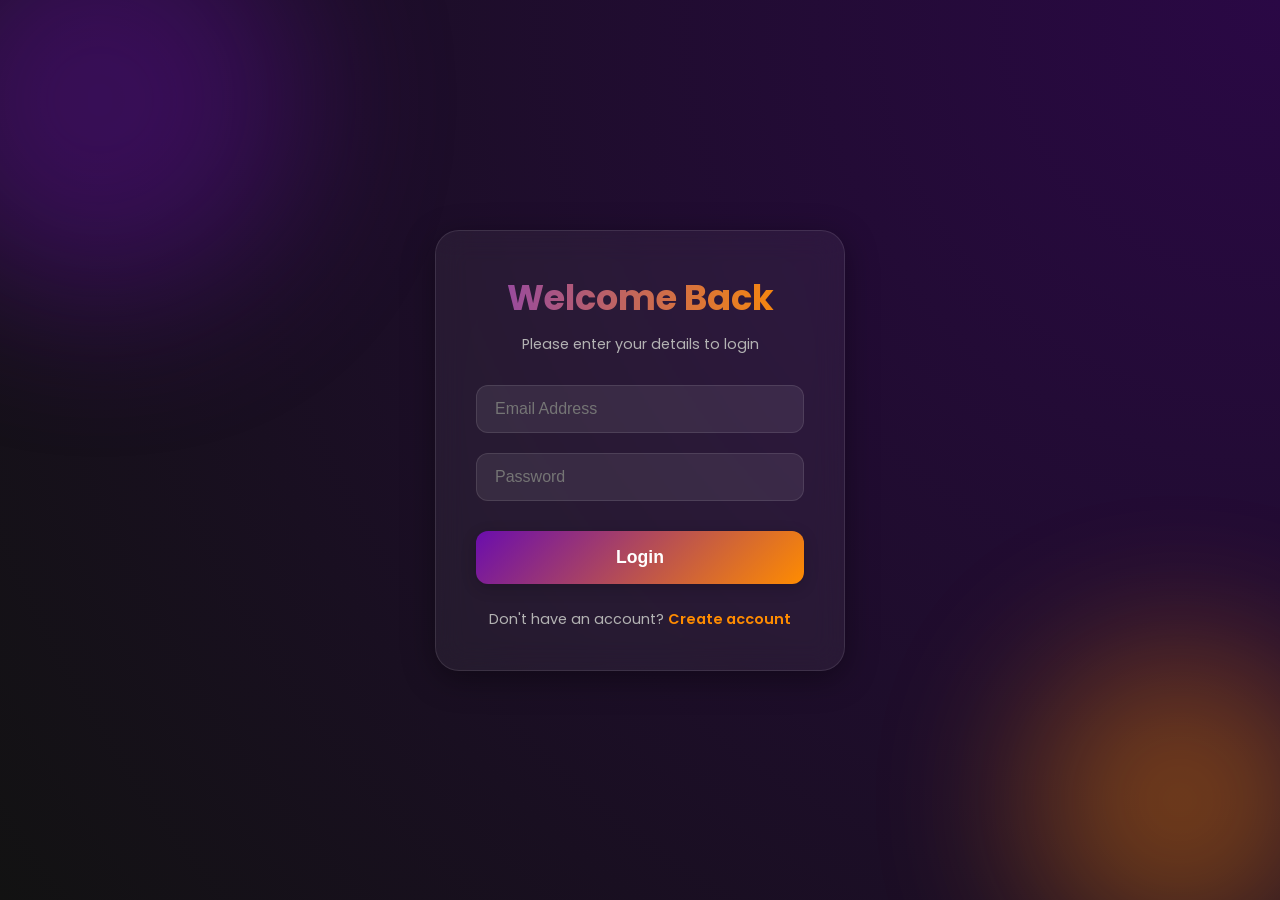
<file: Login_Practice/Login_Forntend/index.html>
<!DOCTYPE html>
<html lang="en">
<head>
    <meta charset="UTF-8">
    <meta name="viewport" content="width=device-width, initial-scale=1.0">
    <title>Login | Modern Task Manager</title>
    <link rel="stylesheet" href="style.css">
</head>
<body>
    <!-- Animated Orbs -->
    <div class="orb orb-1"></div>
    <div class="orb orb-2"></div>

    <div class="container">
        <div class="glass-card">
            <h1 class="title">Welcome Back</h1>
            <p class="subtitle">Please enter your details to login</p>
            
            <form class="form" id="loginForm">
                <div class="input-group">
                    <input type="email" placeholder="Email Address" class="input" required>
                </div>
                <div class="input-group">
                    <input type="password" placeholder="Password" class="input" required>
                </div>
                <button type="submit" class="button">Login</button>
            </form>
            
            <p class="link-text">
                Don't have an account? <a href="register.html" class="link">Create account</a>
            </p>
        </div>
    </div>
    <script src="script.js"></script>
</body>
</html>
</file>
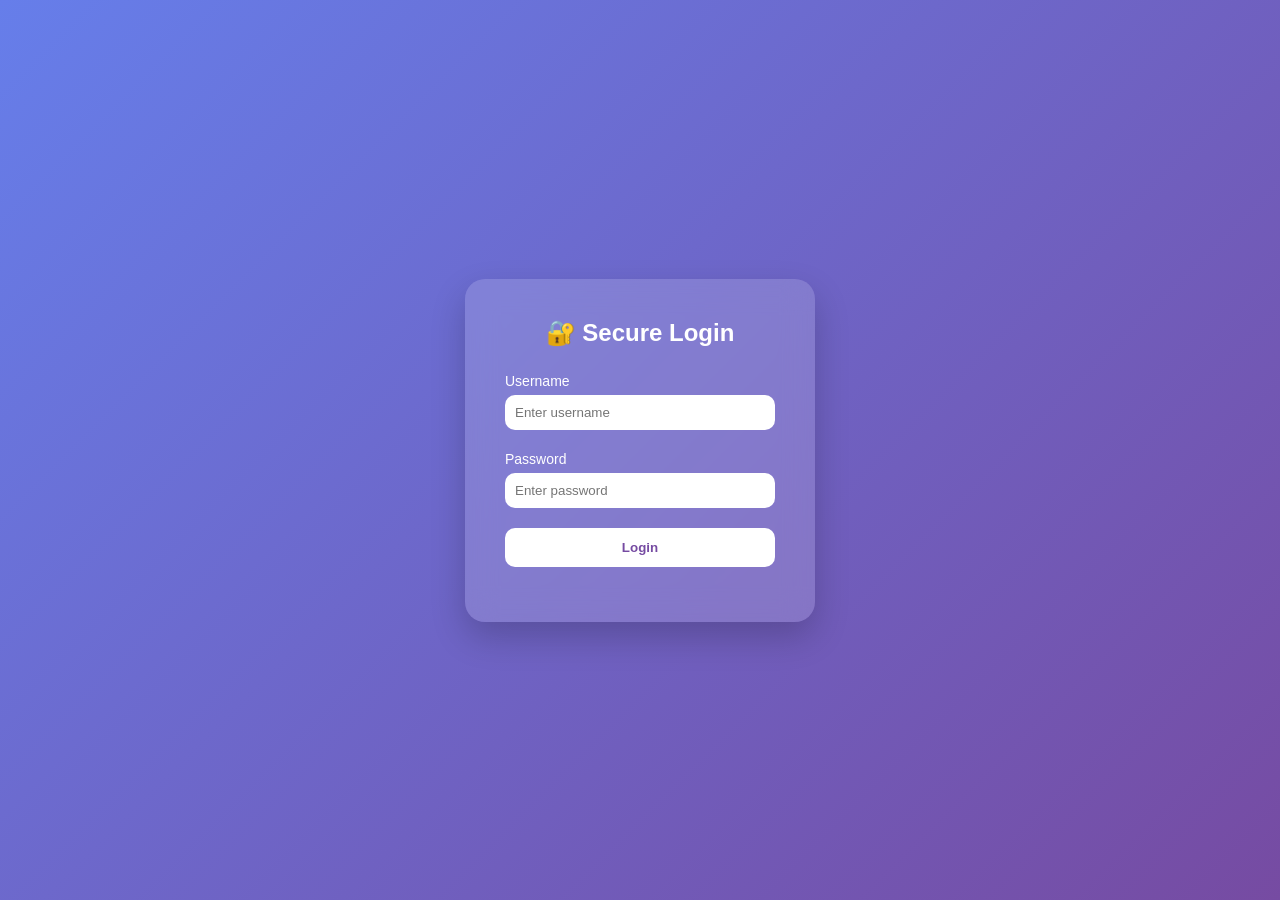
<file: Spring_Security_BCrypt_Pass_Encoder_11/security_UI.html>
<!DOCTYPE html>
<html lang="en">
<head>
<meta charset="UTF-8">
<meta name="viewport" content="width=device-width, initial-scale=1.0">
<title>Secure Login</title>

<style>
* {
    margin: 0;
    padding: 0;
    box-sizing: border-box;
    font-family: 'Segoe UI', sans-serif;
}

body {
    height: 100vh;
    display: flex;
    justify-content: center;
    align-items: center;
    background: linear-gradient(135deg, #667eea, #764ba2);
}

.login-container {
    background: rgba(255, 255, 255, 0.15);
    backdrop-filter: blur(15px);
    padding: 40px;
    width: 350px;
    border-radius: 20px;
    box-shadow: 0 15px 35px rgba(0,0,0,0.2);
    color: white;
    animation: fadeIn 0.8s ease-in-out;
}

.login-container h2 {
    text-align: center;
    margin-bottom: 25px;
}

.input-group {
    margin-bottom: 20px;
}

.input-group label {
    font-size: 14px;
}

.input-group input {
    width: 100%;
    padding: 10px;
    margin-top: 5px;
    border: none;
    outline: none;
    border-radius: 10px;
}

button {
    width: 100%;
    padding: 12px;
    border: none;
    border-radius: 10px;
    background: #ffffff;
    color: #764ba2;
    font-weight: bold;
    cursor: pointer;
    transition: 0.3s ease;
}

button:hover {
    background: #f1f1f1;
    transform: scale(1.03);
}

.message {
    margin-top: 15px;
    text-align: center;
    font-size: 14px;
}

.success {
    color: #00ffcc;
}

.error {
    color: #ff4b5c;
}

@keyframes fadeIn {
    from { opacity: 0; transform: translateY(-20px); }
    to { opacity: 1; transform: translateY(0); }
}
</style>
</head>

<body>

<div class="login-container">
    <h2>🔐 Secure Login</h2>

    <div class="input-group">
        <label>Username</label>
        <input type="text" id="username" placeholder="Enter username">
    </div>

    <div class="input-group">
        <label>Password</label>
        <input type="password" id="password" placeholder="Enter password">
    </div>

    <button onclick="login()">Login</button>

    <div class="message" id="message"></div>
</div>

<script>
async function login() {
    const username = document.getElementById("username").value;
    const password = document.getElementById("password").value;
    const message = document.getElementById("message");

    if (!username || !password) {
        message.innerHTML = "Please fill in all fields";
        message.className = "message error";
        return;
    }

    const basicAuth = btoa(username + ":" + password);

    try {
        const response = await fetch("http://localhost:8080/login", {
            method: "GET",
            headers: {
                "Authorization": "Basic " + basicAuth,
                "Content-Type": "application/json"
            }
        });

        if (response.ok) {
            const data = await response.json();
            message.innerHTML = "Login successful ✅";
            message.className = "message success";
            console.log("Protected Data:", data);
        } else {
            message.innerHTML = "Invalid credentials ❌";
            message.className = "message error";
        }

    } catch (error) {
        message.innerHTML = "Server not reachable ⚠️";
        message.className = "message error";
    }
}
</script>

</body>
</html>
</file>
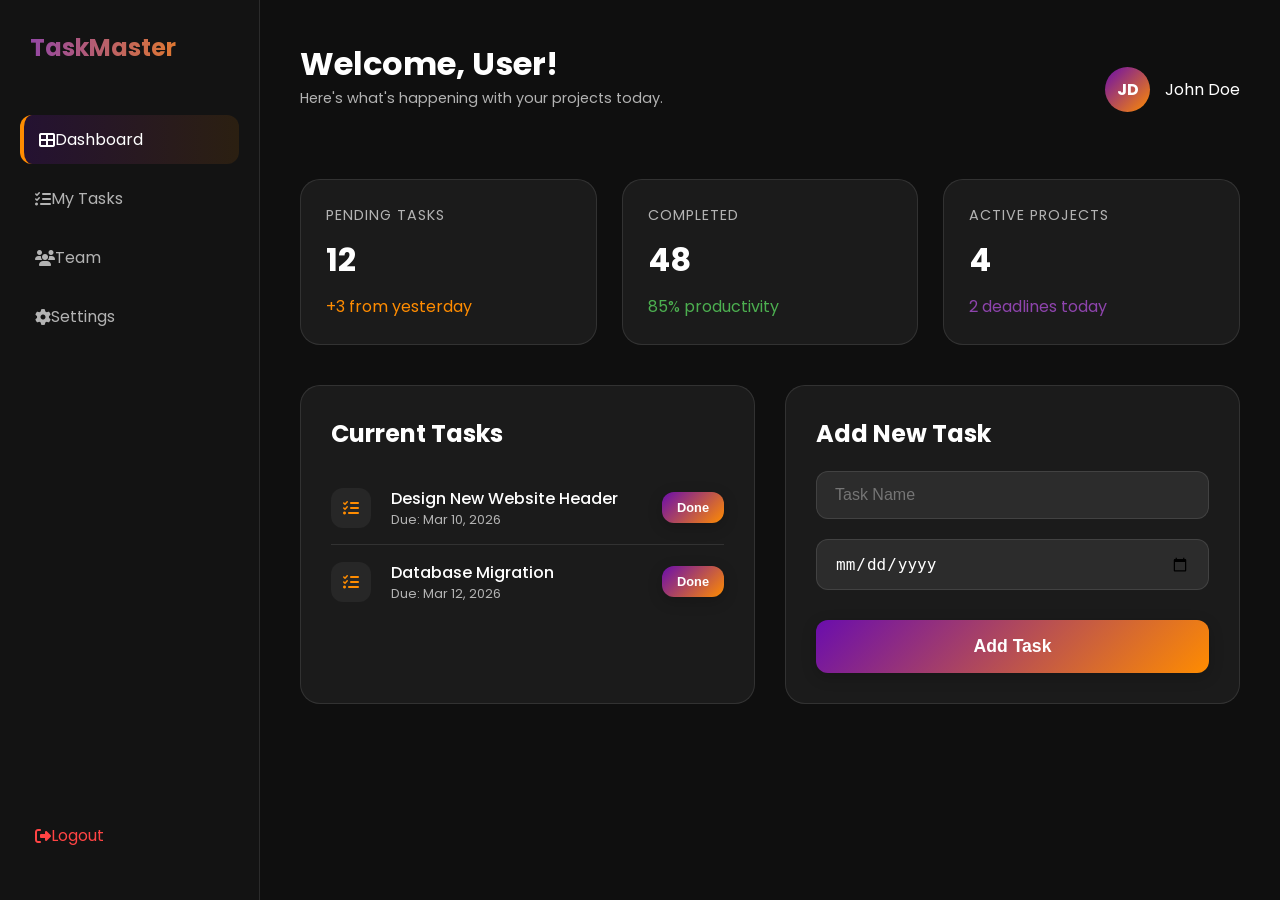
<file: Login_Practice/Login_Forntend/dashboard.html>
<!DOCTYPE html>
<html lang="en">
<head>
    <meta charset="UTF-8">
    <meta name="viewport" content="width=device-width, initial-scale=1.0">
    <title>Dashboard | Modern Task Manager</title>
    <link rel="stylesheet" href="style.css">
    <!-- Font Awesome for icons -->
    <link rel="stylesheet" href="https://cdnjs.cloudflare.com/ajax/libs/font-awesome/6.4.0/css/all.min.css">
</head>
<body class="dashboard-body">
    <div class="dashboard-container">
        <!-- Sidebar -->
        <aside class="sidebar">
            <div class="logo">TaskMaster</div>
            <nav class="nav-menu">
                <li class="nav-item">
                    <a href="#" class="nav-link active">
                        <i class="fas fa-th-large mr-10"></i> Dashboard
                    </a>
                </li>
                <li class="nav-item">
                    <a href="#" class="nav-link">
                        <i class="fas fa-tasks mr-10"></i> My Tasks
                    </a>
                </li>
                <li class="nav-item">
                    <a href="#" class="nav-link">
                        <i class="fas fa-users mr-10"></i> Team
                    </a>
                </li>
                <li class="nav-item">
                    <a href="#" class="nav-link">
                        <i class="fas fa-cog mr-10"></i> Settings
                    </a>
                </li>
            </nav>
            <div class="nav-item">
                <a href="index.html" class="nav-link" style="color: #ff4444;">
                    <i class="fas fa-sign-out-alt mr-10"></i> Logout
                </a>
            </div>
        </aside>

        <!-- Main Content -->
        <main class="main-content">
            <header class="header">
                <div>
                    <h1>Welcome, <span id="userNameDisplay">User</span>!</h1>
                    <p class="subtitle">Here's what's happening with your projects today.</p>
                </div>
                <div class="user-profile">
                    <div class="avatar">JD</div>
                    <span>John Doe</span>
                </div>
            </header>

            <!-- Stats -->
            <div class="stats-grid">
                <div class="stat-card">
                    <div class="stat-label">Pending Tasks</div>
                    <div class="stat-value">12</div>
                    <div style="color: var(--accent-orange);">+3 from yesterday</div>
                </div>
                <div class="stat-card">
                    <div class="stat-label">Completed</div>
                    <div class="stat-value">48</div>
                    <div style="color: #4CAF50;">85% productivity</div>
                </div>
                <div class="stat-card">
                    <div class="stat-label">Active Projects</div>
                    <div class="stat-value">4</div>
                    <div style="color: var(--primary-light);">2 deadlines today</div>
                </div>
            </div>

            <!-- Recent Activity and Tasks Section -->
            <div style="display: grid; grid-template-columns: 1fr 1fr; gap: 30px;">
                <!-- Task List -->
                <div class="recent-activity">
                    <h2 style="margin-bottom: 20px;">Current Tasks</h2>
                    <div id="taskList">
                        <div class="activity-item">
                            <div class="activity-icon"><i class="fas fa-list-check"></i></div>
                            <div style="flex-grow: 1;">
                                <div style="font-weight: 500;">Design New Website Header</div>
                                <div style="font-size: 0.8rem; color: var(--text-muted);">Due: Mar 10, 2026</div>
                            </div>
                            <button class="button" style="padding: 8px 15px; font-size: 0.8rem; margin: 0;">Done</button>
                        </div>
                        <div class="activity-item">
                            <div class="activity-icon"><i class="fas fa-list-check"></i></div>
                            <div style="flex-grow: 1;">
                                <div style="font-weight: 500;">Database Migration</div>
                                <div style="font-size: 0.8rem; color: var(--text-muted);">Due: Mar 12, 2026</div>
                            </div>
                            <button class="button" style="padding: 8px 15px; font-size: 0.8rem; margin: 0;">Done</button>
                        </div>
                    </div>
                </div>

                <!-- Add Task Form -->
                <div class="recent-activity">
                    <h2 style="margin-bottom: 20px;">Add New Task</h2>
                    <form class="form" id="addTaskForm">
                        <div class="input-group">
                            <input type="text" placeholder="Task Name" class="input" required>
                        </div>
                        <div class="input-group">
                            <input type="date" class="input" required>
                        </div>
                        <button type="submit" class="button">Add Task</button>
                    </form>
                </div>
            </div>
        </main>
    </div>
    <script src="script.js"></script>
</body>
</html>
</file>
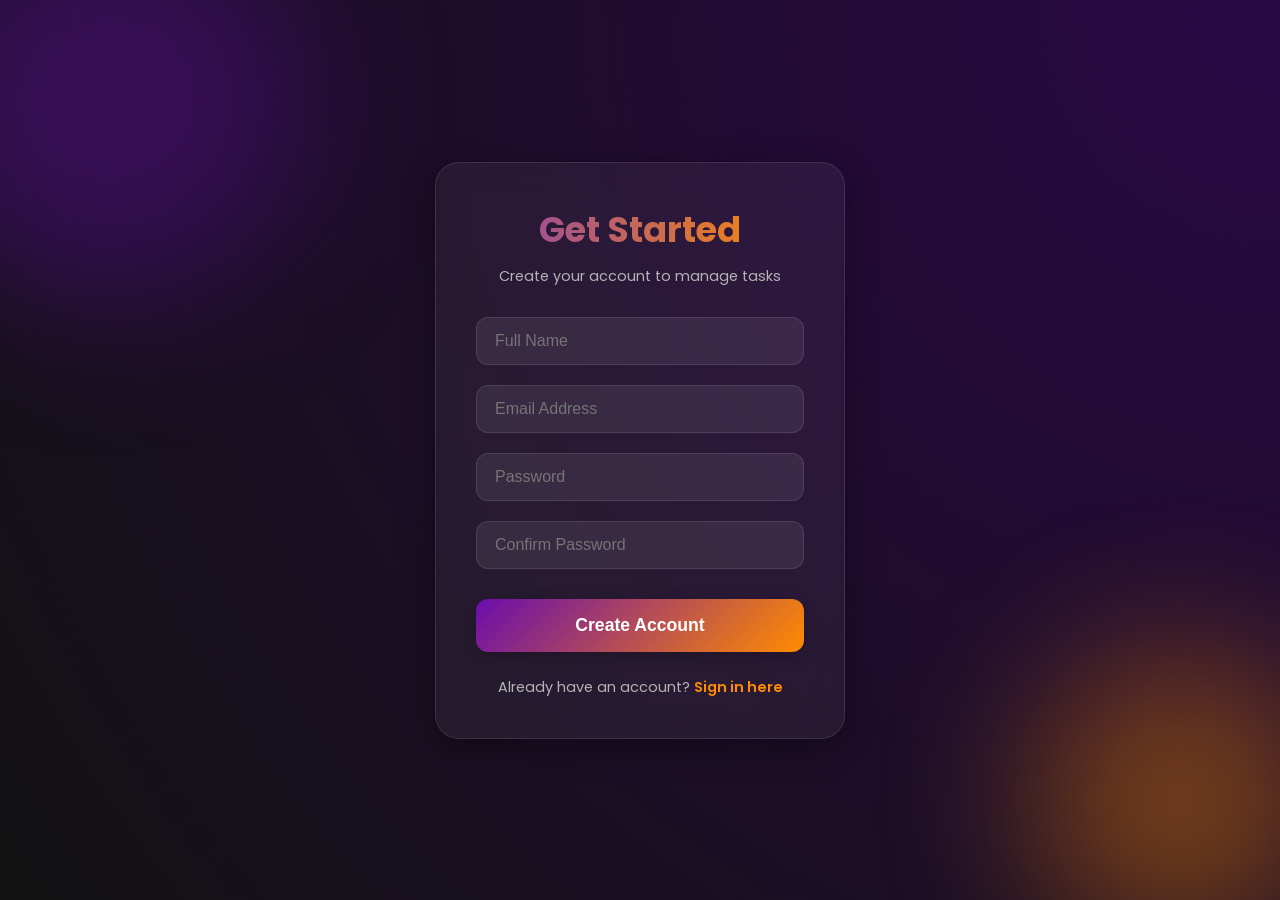
<file: Login_Practice/Login_Forntend/register.html>
<!DOCTYPE html>
<html lang="en">
<head>
    <meta charset="UTF-8">
    <meta name="viewport" content="width=device-width, initial-scale=1.0">
    <title>Register | Modern Task Manager</title>
    <link rel="stylesheet" href="style.css">
</head>
<body>
    <!-- Animated Orbs -->
    <div class="orb orb-1"></div>
    <div class="orb orb-2"></div>

    <div class="container">
        <div class="glass-card">
            <h1 class="title">Get Started</h1>
            <p class="subtitle">Create your account to manage tasks</p>
            
            <form class="form" id="registerForm">
                <div class="input-group">
                    <input type="text" placeholder="Full Name" class="input" required>
                </div>
                <div class="input-group">
                    <input type="email" placeholder="Email Address" class="input" required>
                </div>
                <div class="input-group">
                    <input type="password" id="password" placeholder="Password" class="input" required>
                </div>
                <div class="input-group">
                    <input type="password" id="confirmPassword" placeholder="Confirm Password" class="input" required>
                </div>
                <button type="submit" class="button">Create Account</button>
            </form>
            
            <p class="link-text">
                Already have an account? <a href="index.html" class="link">Sign in here</a>
            </p>
        </div>
    </div>
    <script src="script.js"></script>
</body>
</html>
</file>
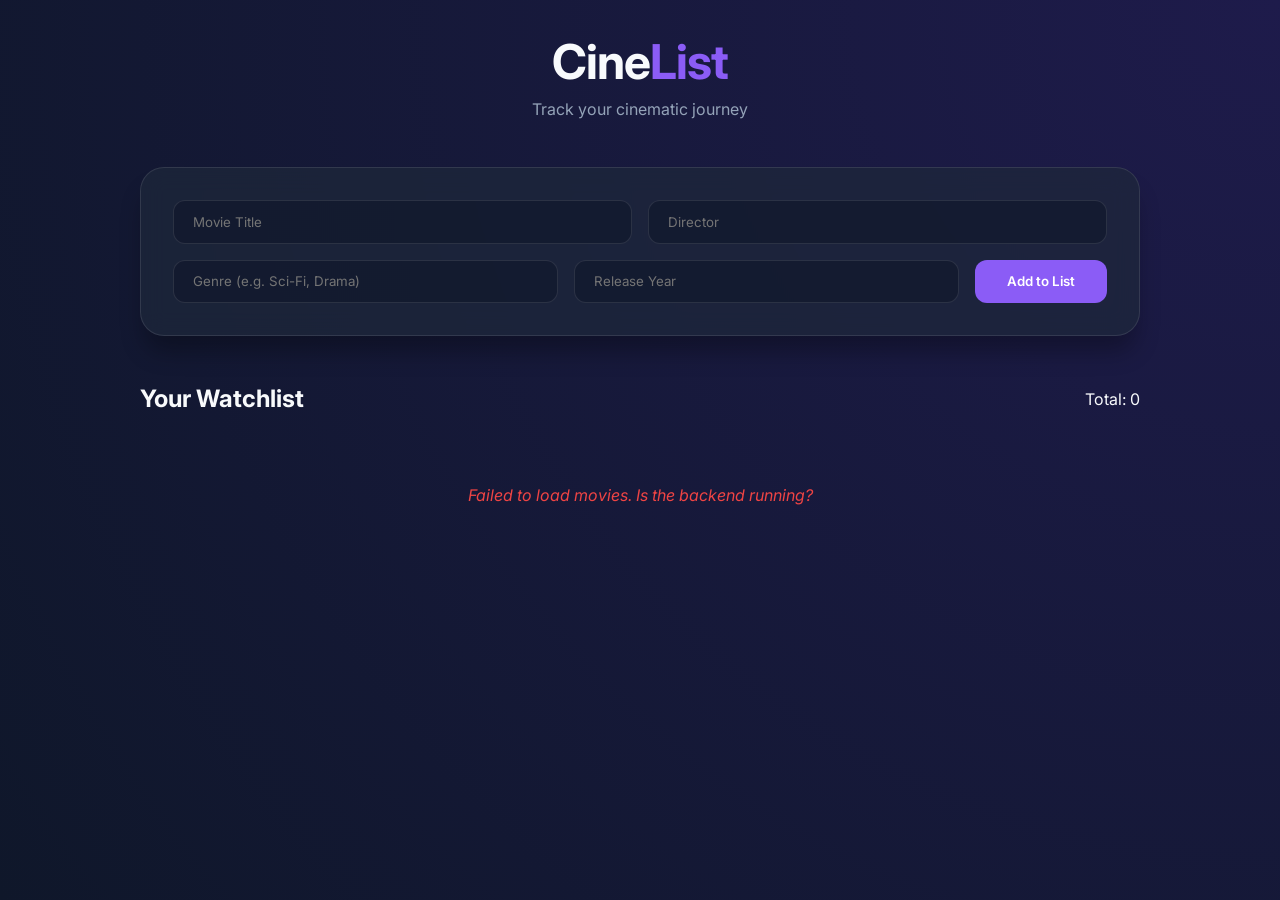
<file: Personal_Movie_Watchlist_API/Movie_Frontend/movie-app.html>
<!DOCTYPE html>
<html lang="en">
<head>
    <meta charset="UTF-8">
    <meta name="viewport" content="width=device-width, initial-scale=1.0">
    <title>CineList | Modern Movie Watchlist</title>
    <link rel="stylesheet" href="movie-app.css">
    <link href="https://fonts.googleapis.com/css2?family=Inter:wght@300;400;600;700&display=swap" rel="stylesheet">
</head>
<body>
    <div class="container">
        <header>
            <h1>Cine<span>List</span></h1>
            <p>Track your cinematic journey</p>
        </header>

        <section class="movie-form-card">
            <form id="movieForm">
                <div class="input-group">
                    <input type="text" id="title" placeholder="Movie Title" required>
                    <input type="text" id="director" placeholder="Director" required>
                </div>
                <div class="input-group">
                    <input type="text" id="genre" placeholder="Genre (e.g. Sci-Fi, Drama)" required>
                    <input type="number" id="releaseYear" placeholder="Release Year" min="1888" max="2030" required>
                    <button type="submit" class="btn-primary">Add to List</button>
                </div>
            </form>
        </section>

        <main>
            <div class="filter-bar">
                <h2>Your Watchlist</h2>
                <div id="stats">Total: 0</div>
            </div>
            <div id="movieGrid" class="movie-grid">
                <div class="loader">Waiting for backend...</div>
            </div>
        </main>
    </div>
    <script src="movie-app.js"></script>
</body>
</html>
</file>
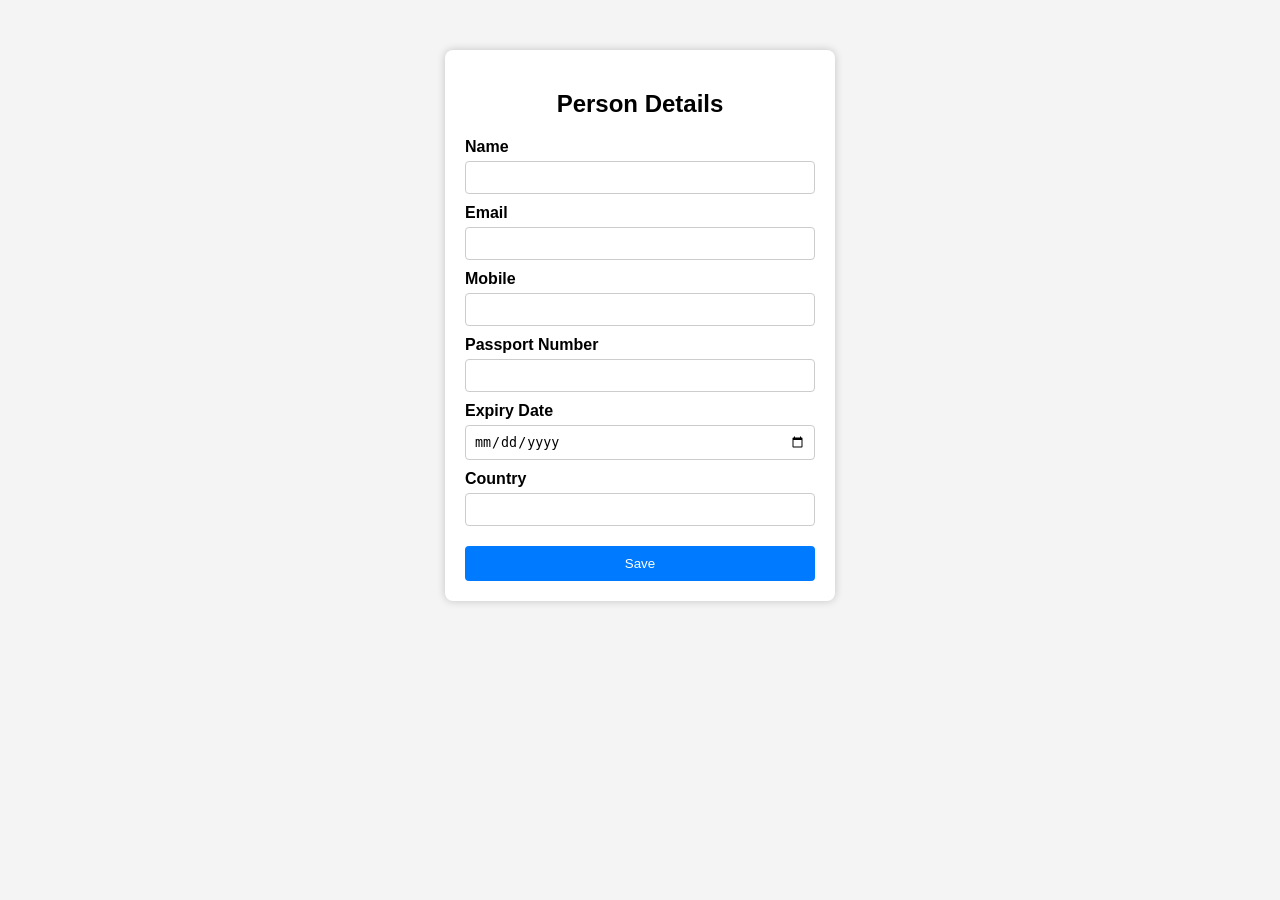
<file: Hotel_Booking/target/classes/templates/form.html>
<!DOCTYPE html>
<html lang="en" xmlns:th="http://www.thymeleaf.org">
<head>
  <meta charset="UTF-8">
  <meta name="viewport" content="width=device-width, initial-scale=1.0">
  <title>Person Registration</title>

  <style>
    body{
      font-family: Arial, sans-serif;
      background:#f4f4f4;
    }

    .container{
      width:350px;
      margin:50px auto;
      background:#fff;
      padding:20px;
      border-radius:8px;
      box-shadow:0 0 8px rgba(0,0,0,.2);
    }

    h2{
      text-align:center;
      margin-bottom:20px;
    }

    label{
      display:block;
      margin-top:10px;
      font-weight:bold;
    }

    input{
      width:100%;
      padding:8px;
      margin-top:5px;
      border:1px solid #ccc;
      border-radius:4px;
      box-sizing:border-box;
    }

    button{
      width:100%;
      padding:10px;
      margin-top:20px;
      background:#007bff;
      color:white;
      border:none;
      border-radius:4px;
      cursor:pointer;
    }

    button:hover{
      background:#0056b3;
    }
  </style>
</head>
<body>

<div class="container">
  <h2>Person Details</h2>

  <form action="/savePerson" method="post">

    <label>Name</label>
    <input type="text" name="name" required>

    <label>Email</label>
    <input type="email" name="email" required>

    <label>Mobile</label>
    <input type="text" name="mobile" required>

    <label>Passport Number</label>
    <input type="number" name="passportInfo.passportNum" required>

    <label>Expiry Date</label>
    <input type="date" name="passportInfo.expiryDate" required>

    <label>Country</label>
    <input type="text" name="passportInfo.country" required>

    <button type="submit">Save</button>

  </form>
</div>

</body>
</html>
</file>
<file: Login_Practice/Login_Forntend/style.css>
@import url('https://fonts.googleapis.com/css2?family=Poppins:wght@300;400;500;600;700&display=swap');

:root {
    --primary-purple: #6A0DAD;
    --primary-light: #8E44AD;
    --accent-orange: #FF8C00;
    --accent-light: #FFA500;
    --bg-dark: #121212;
    --card-bg: rgba(255, 255, 255, 0.05);
    --glass-border: rgba(255, 255, 255, 0.1);
    --text-main: #ffffff;
    --text-muted: #b3b3b3;
    --transition: all 0.3s cubic-bezier(0.4, 0, 0.2, 1);
}

* {
    margin: 0;
    padding: 0;
    box-sizing: border-box;
}

body {
    font-family: 'Poppins', sans-serif;
    background: radial-gradient(circle at top right, #2a0845, #121212);
    color: var(--text-main);
    min-height: 100vh;
    display: flex;
    justify-content: center;
    align-items: center;
    overflow-x: hidden;
}

/* Glassmorphism Container */
.container {
    width: 100%;
    max-width: 450px;
    padding: 20px;
    z-index: 10;
}

.glass-card {
    background: var(--card-bg);
    backdrop-filter: blur(15px);
    -webkit-backdrop-filter: blur(15px);
    border: 1px solid var(--glass-border);
    border-radius: 24px;
    padding: 40px;
    box-shadow: 0 8px 32px 0 rgba(0, 0, 0, 0.37);
    text-align: center;
}

.title {
    font-size: 2.2rem;
    font-weight: 700;
    margin-bottom: 10px;
    background: linear-gradient(to right, var(--primary-light), var(--accent-orange));
    -webkit-background-clip: text;
    -webkit-text-fill-color: transparent;
}

.subtitle {
    color: var(--text-muted);
    margin-bottom: 30px;
    font-size: 0.9rem;
}

.form {
    display: flex;
    flex-direction: column;
    gap: 20px;
}

.input-group {
    position: relative;
    text-align: left;
}

.input {
    width: 100%;
    background: rgba(255, 255, 255, 0.08);
    border: 1px solid var(--glass-border);
    border-radius: 12px;
    padding: 14px 18px;
    color: var(--text-main);
    font-size: 1rem;
    outline: none;
    transition: var(--transition);
}

.input:focus {
    border-color: var(--primary-light);
    background: rgba(255, 255, 255, 0.12);
    box-shadow: 0 0 15px rgba(142, 68, 173, 0.2);
}

.button {
    background: linear-gradient(135deg, var(--primary-purple), var(--accent-orange));
    color: white;
    border: none;
    border-radius: 12px;
    padding: 16px;
    font-size: 1.1rem;
    font-weight: 600;
    cursor: pointer;
    transition: var(--transition);
    margin-top: 10px;
    box-shadow: 0 4px 15px rgba(0, 0, 0, 0.2);
}

.button:hover {
    transform: translateY(-2px);
    filter: brightness(1.1);
    box-shadow: 0 6px 20px rgba(106, 13, 173, 0.4);
}

.button:active {
    transform: translateY(0);
}

.link-text {
    margin-top: 25px;
    font-size: 0.9rem;
    color: var(--text-muted);
}

.link {
    color: var(--accent-orange);
    text-decoration: none;
    font-weight: 600;
    transition: var(--transition);
}

.link:hover {
    color: var(--accent-light);
    text-decoration: underline;
}

/* Dashboard Styles */
.dashboard-body {
    display: block;
    background: #0f0f0f;
}

.dashboard-container {
    display: grid;
    grid-template-columns: 260px 1fr;
    min-height: 100vh;
}

.sidebar {
    background: rgba(20, 20, 20, 0.8);
    border-right: 1px solid var(--glass-border);
    padding: 30px 20px;
    display: flex;
    flex-direction: column;
}

.logo {
    font-size: 1.5rem;
    font-weight: 700;
    margin-bottom: 50px;
    background: linear-gradient(to right, var(--primary-light), var(--accent-orange));
    -webkit-background-clip: text;
    -webkit-text-fill-color: transparent;
    padding-left: 10px;
}

.nav-menu {
    list-style: none;
    flex-grow: 1;
}

.nav-item {
    margin-bottom: 10px;
}

.nav-link {
    display: flex;
    align-items: center;
    padding: 12px 15px;
    border-radius: 12px;
    color: var(--text-muted);
    text-decoration: none;
    transition: var(--transition);
}

.nav-link:hover, .nav-link.active {
    background: var(--card-bg);
    color: var(--text-main);
}

.nav-link.active {
    background: linear-gradient(to right, rgba(106, 13, 173, 0.2), rgba(255, 140, 0, 0.1));
    border-left: 4px solid var(--accent-orange);
}

.main-content {
    padding: 40px;
    overflow-y: auto;
}

.header {
    display: flex;
    justify-content: space-between;
    align-items: center;
    margin-bottom: 40px;
}

.user-profile {
    display: flex;
    align-items: center;
    gap: 15px;
}

.avatar {
    width: 45px;
    height: 45px;
    border-radius: 50%;
    background: linear-gradient(135deg, var(--primary-purple), var(--accent-orange));
    display: flex;
    justify-content: center;
    align-items: center;
    font-weight: 700;
    color: white;
}

.stats-grid {
    display: grid;
    grid-template-columns: repeat(auto-fit, minmax(240px, 1fr));
    gap: 25px;
    margin-bottom: 40px;
}

.stat-card {
    background: var(--card-bg);
    border: 1px solid var(--glass-border);
    border-radius: 20px;
    padding: 25px;
    transition: var(--transition);
}

.stat-card:hover {
    transform: translateY(-5px);
    background: rgba(255, 255, 255, 0.08);
}

.stat-value {
    font-size: 2rem;
    font-weight: 700;
    margin: 10px 0;
}

.stat-label {
    color: var(--text-muted);
    font-size: 0.9rem;
    text-transform: uppercase;
    letter-spacing: 1px;
}

.recent-activity {
    background: var(--card-bg);
    border: 1px solid var(--glass-border);
    border-radius: 20px;
    padding: 30px;
}

.activity-item {
    display: flex;
    align-items: center;
    gap: 20px;
    padding: 15px 0;
    border-bottom: 1px solid var(--glass-border);
}

.activity-item:last-child {
    border-bottom: none;
}

.activity-icon {
    width: 40px;
    height: 40px;
    border-radius: 12px;
    background: rgba(255, 255, 255, 0.05);
    display: flex;
    justify-content: center;
    align-items: center;
    color: var(--accent-orange);
}

/* Background Animated Orbs */
.orb {
    position: fixed;
    border-radius: 50%;
    filter: blur(80px);
    z-index: -1;
    opacity: 0.4;
}

.orb-1 {
    width: 400px;
    height: 400px;
    background: var(--primary-purple);
    top: -100px;
    left: -100px;
    animation: float 20s infinite alternate;
}

.orb-2 {
    width: 300px;
    height: 300px;
    background: var(--accent-orange);
    bottom: -50px;
    right: -50px;
    animation: float 15s infinite alternate-reverse;
}

@keyframes float {
    from { transform: translate(0, 0); }
    to { transform: translate(100px, 50px); }
}

@media (max-width: 768px) {
    .dashboard-container {
        grid-template-columns: 1fr;
    }
    .sidebar {
        display: none;
    }
    .main-content {
        padding: 20px;
    }
}
</file>
<file: Personal_Movie_Watchlist_API/Movie_Frontend/movie-app.css>
:root {
    --bg-color: #0f172a;
    --card-bg: rgba(30, 41, 59, 0.7);
    --accent: #8b5cf6;
    --accent-hover: #7c3aed;
    --text-primary: #f8fafc;
    --text-secondary: #94a3b8;
    --danger: #ef4444;
    --success: #22c55e;
    --glass-border: rgba(255, 255, 255, 0.1);
}

* {
    margin: 0;
    padding: 0;
    box-sizing: border-box;
    font-family: 'Inter', sans-serif;
}

body {
    background: radial-gradient(circle at top right, #1e1b4b, #0f172a);
    color: var(--text-primary);
    min-height: 100vh;
    padding: 2rem 1rem;
}

.container {
    max-width: 1000px;
    margin: 0 auto;
}

header {
    text-align: center;
    margin-bottom: 3rem;
}

header h1 {
    font-size: 3rem;
    font-weight: 700;
    letter-spacing: -1px;
}

header h1 span {
    color: var(--accent);
}

header p {
    color: var(--text-secondary);
    margin-top: 0.5rem;
}

/* Form Styling */
.movie-form-card {
    background: var(--card-bg);
    backdrop-filter: blur(12px);
    border: 1px solid var(--glass-border);
    padding: 2rem;
    border-radius: 1.5rem;
    margin-bottom: 3rem;
    box-shadow: 0 20px 25px -5px rgba(0, 0, 0, 0.3);
}

.input-group {
    display: flex;
    gap: 1rem;
    margin-bottom: 1rem;
}

.input-group:last-child {
    margin-bottom: 0;
}

input {
    flex: 1;
    background: rgba(15, 23, 42, 0.6);
    border: 1px solid var(--glass-border);
    padding: 0.8rem 1.2rem;
    border-radius: 0.75rem;
    color: white;
    outline: none;
    transition: border-color 0.3s;
}

input:focus {
    border-color: var(--accent);
}

.btn-primary {
    background: var(--accent);
    color: white;
    border: none;
    padding: 0.8rem 2rem;
    border-radius: 0.75rem;
    font-weight: 600;
    cursor: pointer;
    transition: background 0.3s, transform 0.2s;
}

.btn-primary:hover {
    background: var(--accent-hover);
    transform: translateY(-2px);
}

/* Grid & Cards */
.filter-bar {
    display: flex;
    justify-content: space-between;
    align-items: center;
    margin-bottom: 1.5rem;
}

.movie-grid {
    display: grid;
    grid-template-columns: repeat(auto-fill, minmax(280px, 1fr));
    gap: 1.5rem;
}

.movie-card {
    background: var(--card-bg);
    border: 1px solid var(--glass-border);
    padding: 1.5rem;
    border-radius: 1rem;
    transition: transform 0.3s;
    position: relative;
    overflow: hidden;
}

.movie-card:hover {
    transform: translateY(-5px);
    border-color: rgba(139, 92, 246, 0.5);
}

.genre-tag {
    background: rgba(139, 92, 246, 0.2);
    color: var(--accent);
    display: inline-block;
    padding: 0.25rem 0.75rem;
    border-radius: 2rem;
    font-size: 0.75rem;
    font-weight: 600;
    text-transform: uppercase;
    margin-bottom: 0.75rem;
}

.movie-card h3 {
    margin-bottom: 0.5rem;
    font-size: 1.25rem;
}

.movie-card p {
    color: var(--text-secondary);
    font-size: 0.9rem;
    margin-bottom: 0.5rem;
}

.card-actions {
    display: flex;
    gap: 0.5rem;
    margin-top: 1rem;
}

.btn-icon {
    background: rgba(255, 255, 255, 0.05);
    border: 1px solid var(--glass-border);
    color: var(--text-secondary);
    padding: 0.5rem;
    border-radius: 0.5rem;
    cursor: pointer;
    font-size: 0.8rem;
    transition: all 0.3s;
}

.btn-watched.active {
    background: var(--success);
    color: white;
    border-color: var(--success);
}

.btn-delete:hover {
    background: var(--danger);
    color: white;
}

.loader {
    grid-column: 1 / -1;
    text-align: center;
    padding: 3rem;
    color: var(--text-secondary);
    font-style: italic;
}
</file>
